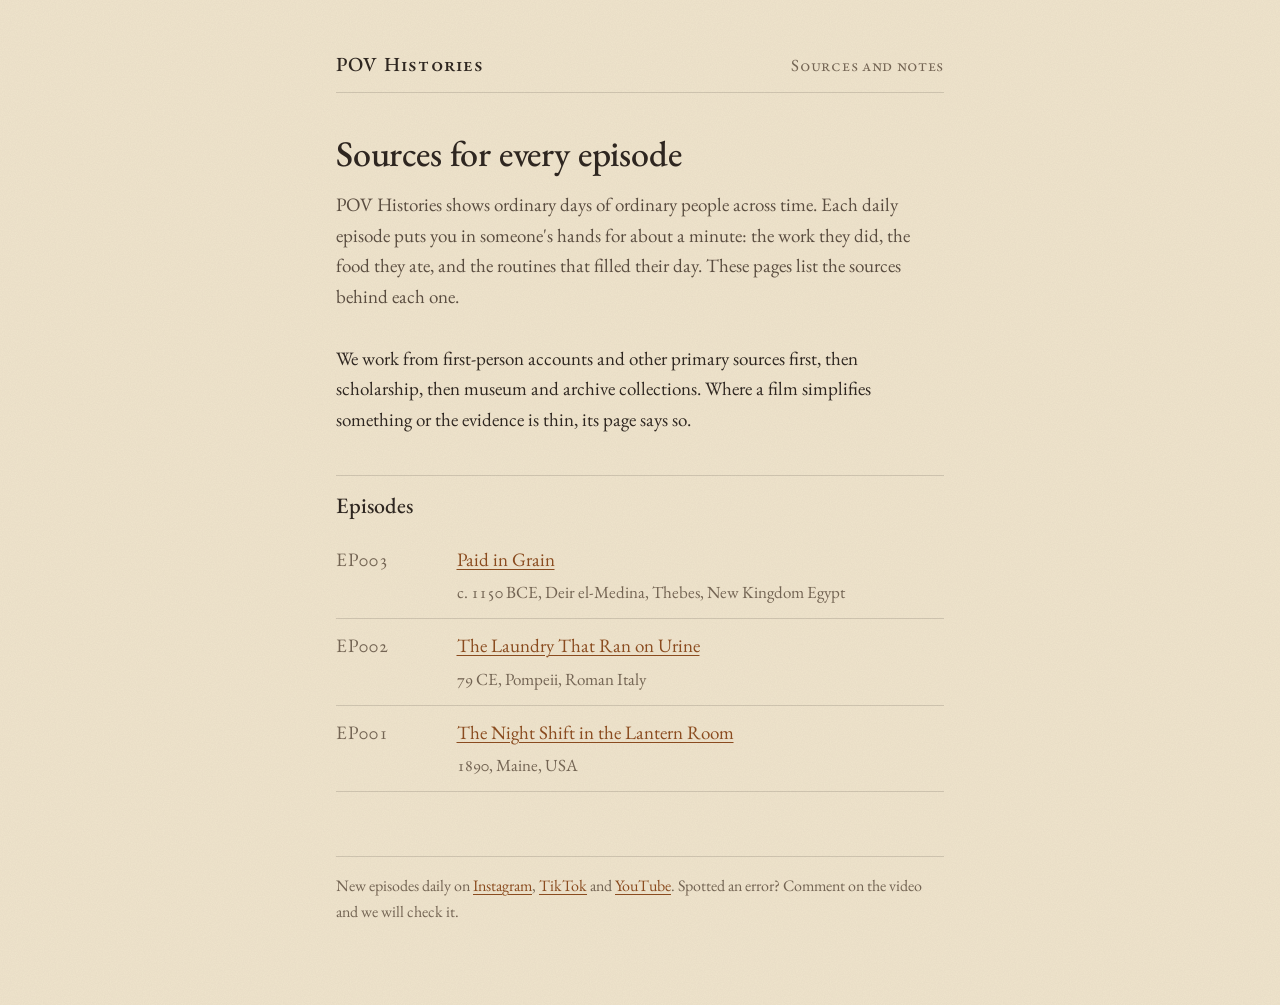
<file: index.html>
<!doctype html>
<html lang="en"><head><meta charset="utf-8"><meta name="viewport" content="width=device-width,initial-scale=1">
<title>POV Histories · Sources and notes</title><meta name="description" content="POV Histories shows ordinary days of ordinary people across time. Each daily episode puts you in someone&#x27;s hands for about a minute: the work they did, the food they ate, and the routines that filled their day. These pages list the sources behind each one."><link rel="preconnect" href="https://fonts.googleapis.com"><link rel="preconnect" href="https://fonts.gstatic.com" crossorigin><link href="https://fonts.googleapis.com/css2?family=EB+Garamond:ital,wght@0,400;0,500;1,400&display=swap" rel="stylesheet"><link rel="stylesheet" href="style.css"></head>
<body><main>
<header class="masthead"><a class="wordmark" href="">POV Histories</a><span class="section">Sources and notes</span></header>
<h1>Sources for every episode</h1>
<p class="lede">POV Histories shows ordinary days of ordinary people across time. Each daily episode puts you in someone's hands for about a minute: the work they did, the food they ate, and the routines that filled their day. These pages list the sources behind each one.</p>
<p>We work from first-person accounts and other primary sources first, then scholarship, then museum and archive collections. Where a film simplifies something or the evidence is thin, its page says so.</p>
<h2>Episodes</h2>
<ul class="toc"><li><span class="code">EP003</span><a href="ep003/">Paid in Grain</a><span class="where">c. 1150 BCE, Deir el-Medina, Thebes, New Kingdom Egypt</span></li><li><span class="code">EP002</span><a href="ep002/">The Laundry That Ran on Urine</a><span class="where">79 CE, Pompeii, Roman Italy</span></li><li><span class="code">EP001</span><a href="ep001/">The Night Shift in the Lantern Room</a><span class="where">1890, Maine, USA</span></li></ul>
<footer>New episodes daily on <a href="https://www.instagram.com/povhistories/">Instagram</a>, <a href="https://www.tiktok.com/@povhistories4">TikTok</a> and <a href="https://www.youtube.com/@povhistories0">YouTube</a>. Spotted an error? Comment on the video and we will check it.</footer>
</main></body></html>
</file>
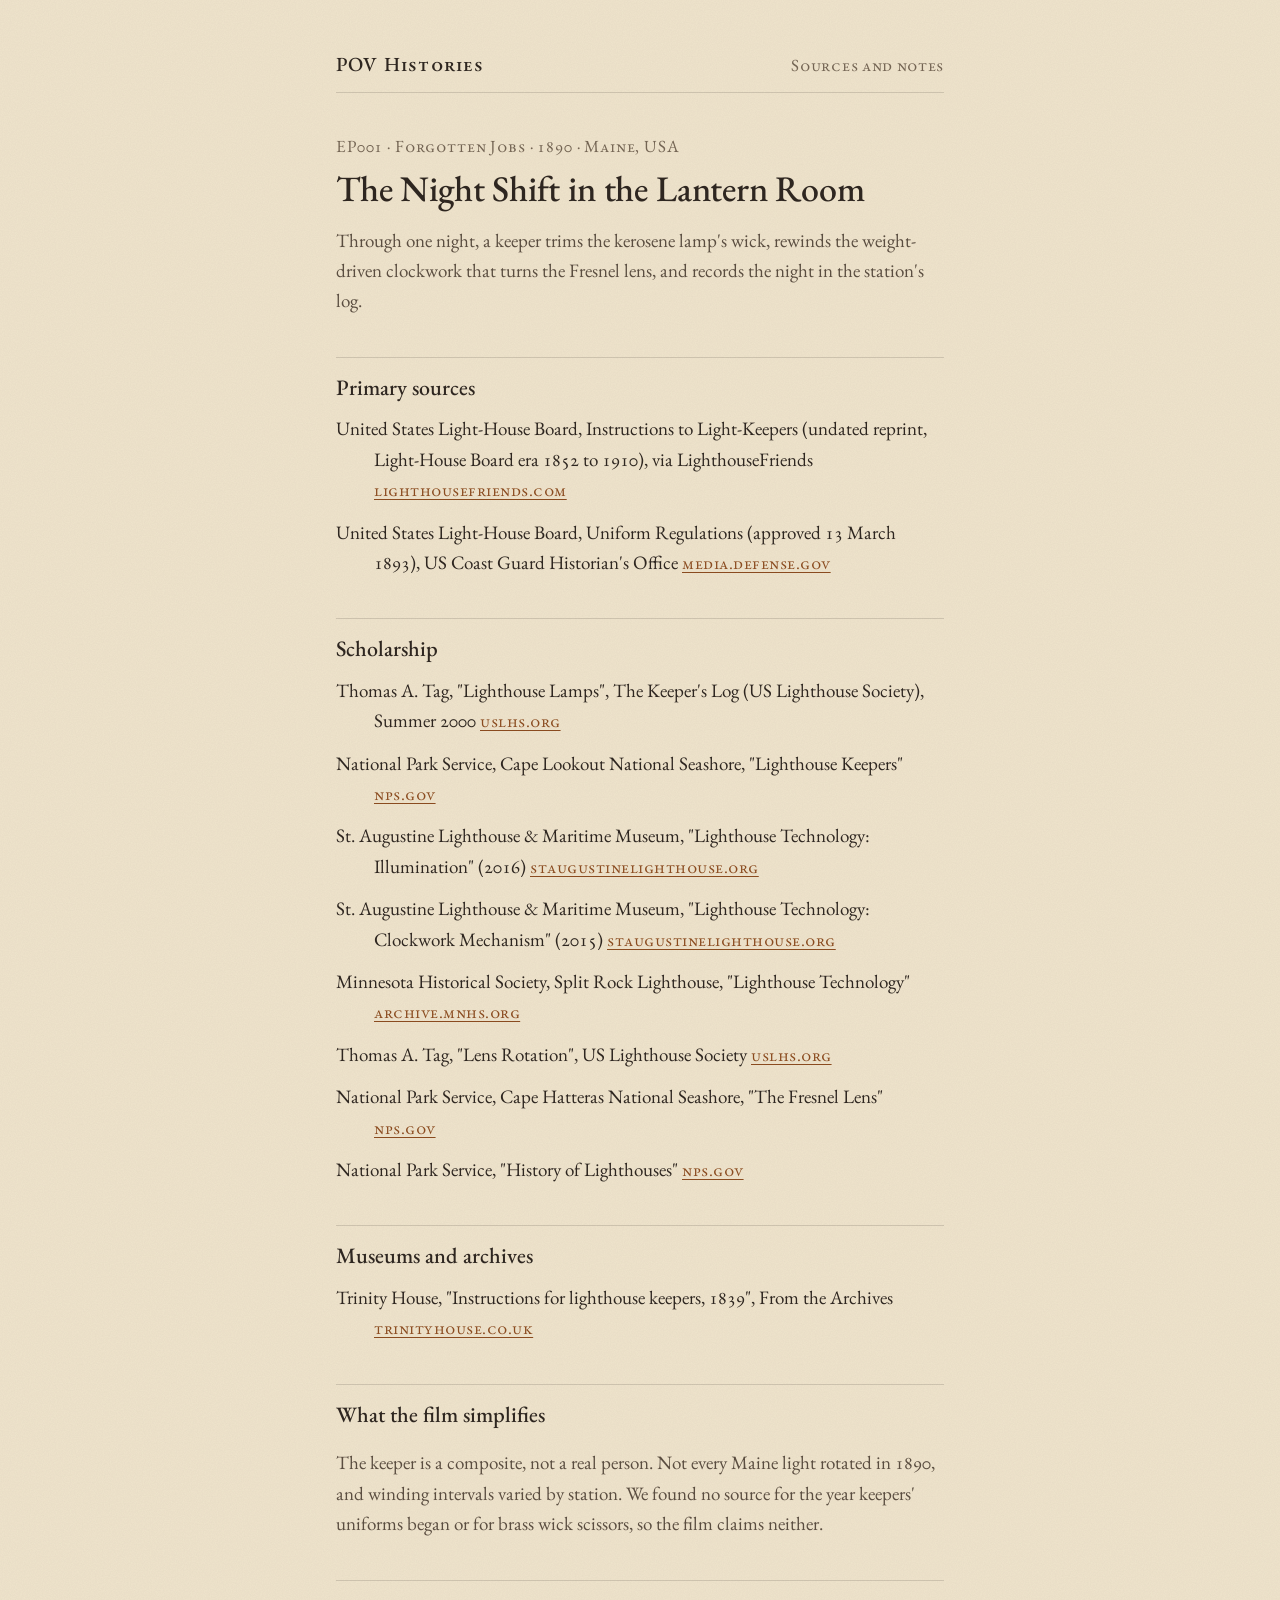
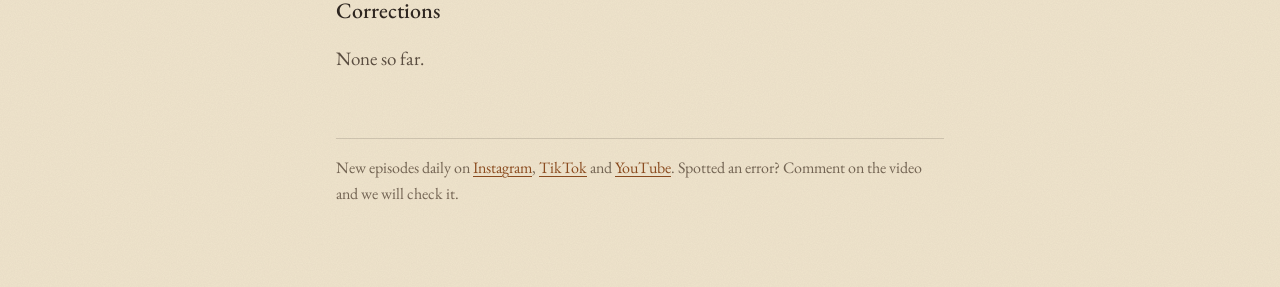
<file: ep001/index.html>
<!doctype html>
<html lang="en"><head><meta charset="utf-8"><meta name="viewport" content="width=device-width,initial-scale=1">
<title>EP001: The Night Shift in the Lantern Room · POV Histories</title><meta name="description" content="Through one night, a keeper trims the kerosene lamp&#x27;s wick, rewinds the weight-driven clockwork that turns the Fresnel lens, and records the night in the station&#x27;s log."><link rel="preconnect" href="https://fonts.googleapis.com"><link rel="preconnect" href="https://fonts.gstatic.com" crossorigin><link href="https://fonts.googleapis.com/css2?family=EB+Garamond:ital,wght@0,400;0,500;1,400&display=swap" rel="stylesheet"><link rel="stylesheet" href="../style.css"></head>
<body><main>
<header class="masthead"><a class="wordmark" href="../">POV Histories</a><span class="section">Sources and notes</span></header>
<p class="shelfmark">EP001 · Forgotten Jobs · 1890 · Maine, USA</p>
<h1>The Night Shift in the Lantern Room</h1>
<p class="lede">Through one night, a keeper trims the kerosene lamp&#x27;s wick, rewinds the weight-driven clockwork that turns the Fresnel lens, and records the night in the station&#x27;s log.</p>
<h2>Primary sources</h2>
<ul class="bib"><li>United States Light-House Board, Instructions to Light-Keepers (undated reprint, Light-House Board era 1852 to 1910), via LighthouseFriends <a class="src" href="https://lighthousefriends.com/Instructions%20for%20lightkeepers.pdf" rel="noopener">lighthousefriends.com</a></li><li>United States Light-House Board, Uniform Regulations (approved 13 March 1893), US Coast Guard Historian&#x27;s Office <a class="src" href="https://media.defense.gov/2020/Sep/11/2002495503/-1/-1/0/1893-USLHS-UNIFORMREGS.PDF" rel="noopener">media.defense.gov</a></li></ul>
<h2>Scholarship</h2>
<ul class="bib"><li>Thomas A. Tag, &quot;Lighthouse Lamps&quot;, The Keeper&#x27;s Log (US Lighthouse Society), Summer 2000 <a class="src" href="https://uslhs.org/sites/default/files/articles_pdf/LighthouseLamps_Summer_2000_0.pdf" rel="noopener">uslhs.org</a></li><li>National Park Service, Cape Lookout National Seashore, &quot;Lighthouse Keepers&quot; <a class="src" href="https://www.nps.gov/calo/learn/historyculture/lh-keeper.htm" rel="noopener">nps.gov</a></li><li>St. Augustine Lighthouse &amp; Maritime Museum, &quot;Lighthouse Technology: Illumination&quot; (2016) <a class="src" href="https://www.staugustinelighthouse.org/2016/01/20/lighthouse-technology-illumination/" rel="noopener">staugustinelighthouse.org</a></li><li>St. Augustine Lighthouse &amp; Maritime Museum, &quot;Lighthouse Technology: Clockwork Mechanism&quot; (2015) <a class="src" href="https://www.staugustinelighthouse.org/2015/12/16/lighthouse-technology-clockwork-mechanism/" rel="noopener">staugustinelighthouse.org</a></li><li>Minnesota Historical Society, Split Rock Lighthouse, &quot;Lighthouse Technology&quot; <a class="src" href="https://archive.mnhs.org/splitrock/learn/technology" rel="noopener">archive.mnhs.org</a></li><li>Thomas A. Tag, &quot;Lens Rotation&quot;, US Lighthouse Society <a class="src" href="https://uslhs.org/resources/lighthouse-technology/lens-rotation" rel="noopener">uslhs.org</a></li><li>National Park Service, Cape Hatteras National Seashore, &quot;The Fresnel Lens&quot; <a class="src" href="https://www.nps.gov/caha/learn/historyculture/fresnellens.htm" rel="noopener">nps.gov</a></li><li>National Park Service, &quot;History of Lighthouses&quot; <a class="src" href="https://www.nps.gov/articles/000/history-of-lighthouses.htm" rel="noopener">nps.gov</a></li></ul>
<h2>Museums and archives</h2>
<ul class="bib"><li>Trinity House, &quot;Instructions for lighthouse keepers, 1839&quot;, From the Archives <a class="src" href="https://trinityhouse.co.uk/about-us/history-of-trinity-house/from-the-archives/instructions-for-lighthouse-keepers-1839" rel="noopener">trinityhouse.co.uk</a></li></ul>
<h2>What the film simplifies</h2>
<p class="note">The keeper is a composite, not a real person. Not every Maine light rotated in 1890, and winding intervals varied by station. We found no source for the year keepers&#x27; uniforms began or for brass wick scissors, so the film claims neither.</p>
<h2>Corrections</h2>
<p class="note">None so far.</p>
<footer>New episodes daily on <a href="https://www.instagram.com/povhistories/">Instagram</a>, <a href="https://www.tiktok.com/@povhistories4">TikTok</a> and <a href="https://www.youtube.com/@povhistories0">YouTube</a>. Spotted an error? Comment on the video and we will check it.</footer>
</main></body></html>
</file>
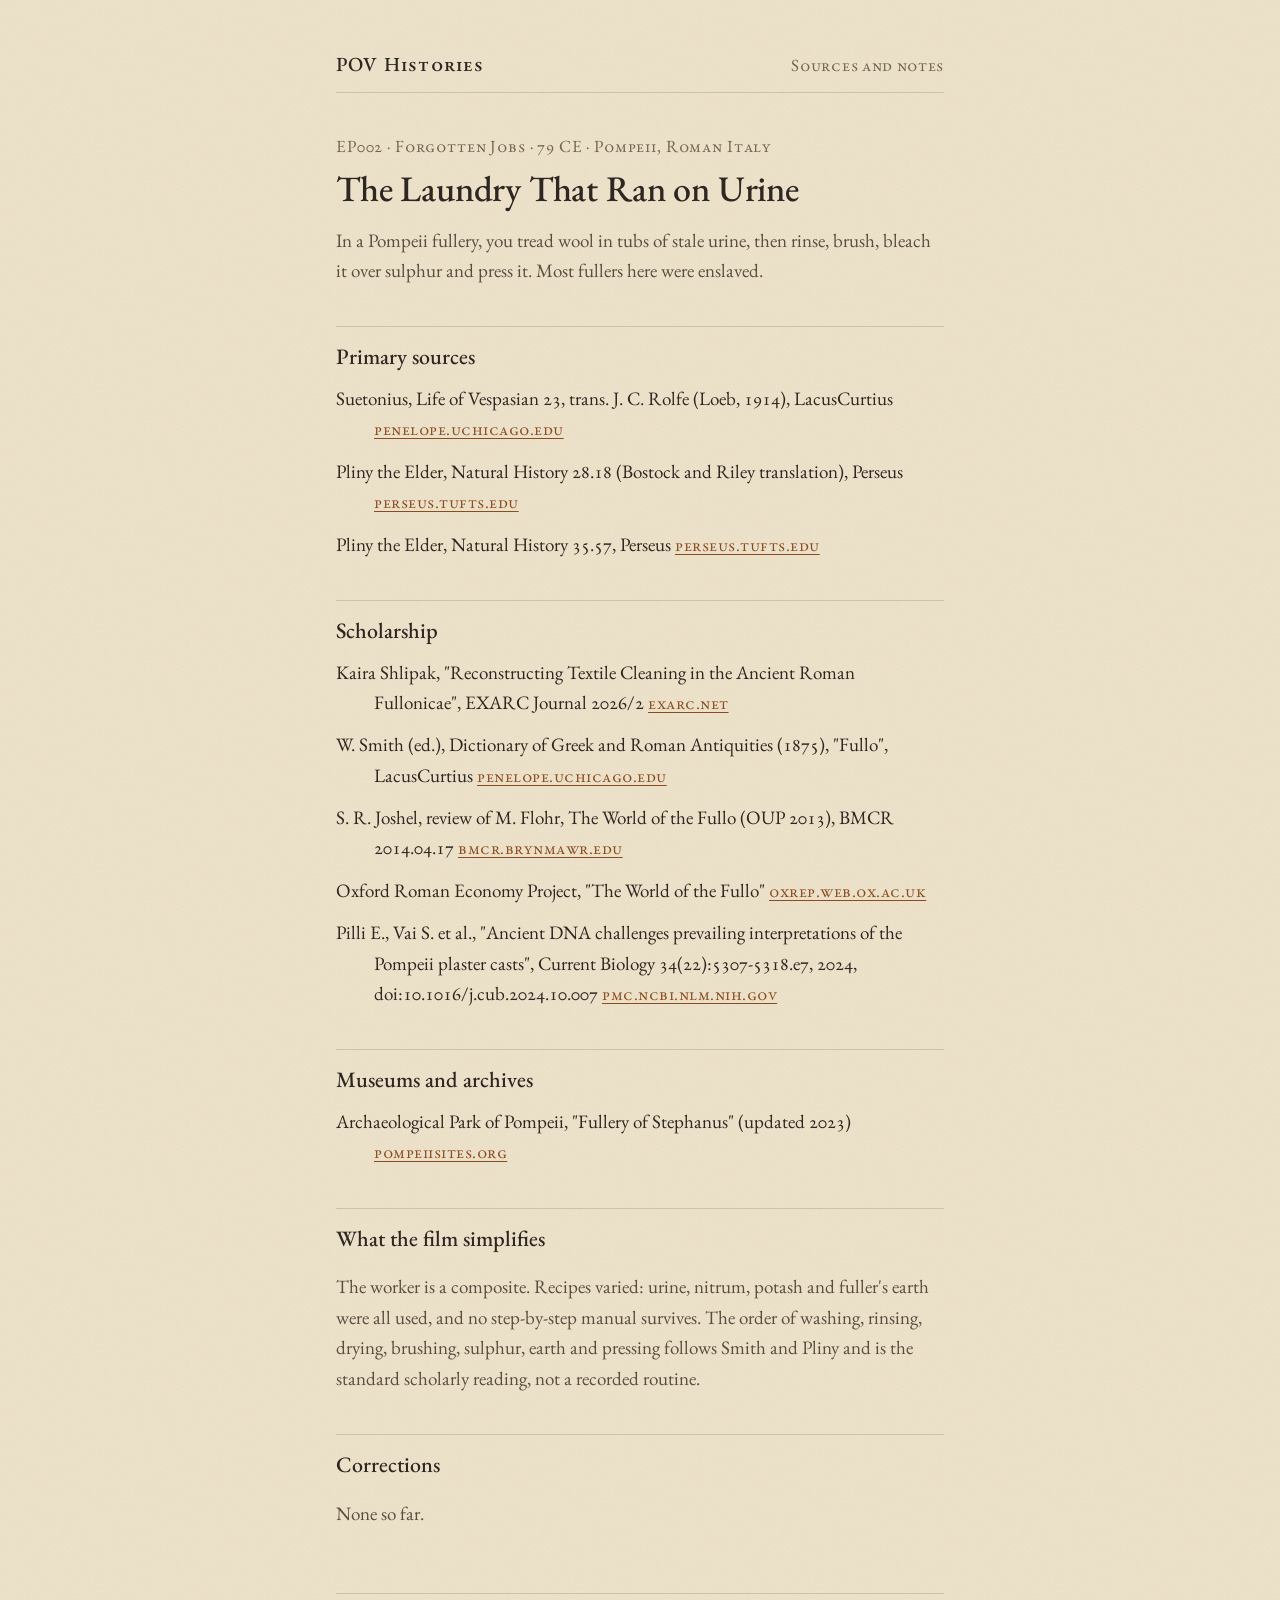
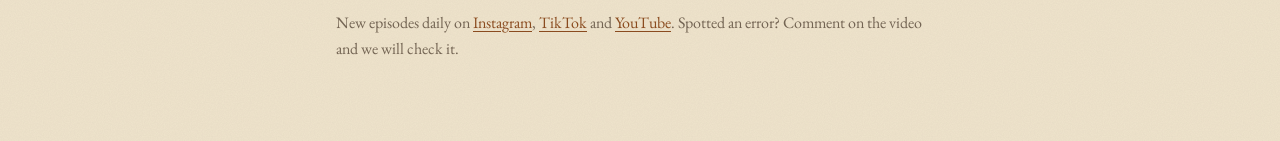
<file: ep002/index.html>
<!doctype html>
<html lang="en"><head><meta charset="utf-8"><meta name="viewport" content="width=device-width,initial-scale=1">
<title>EP002: The Laundry That Ran on Urine · POV Histories</title><meta name="description" content="In a Pompeii fullery, you tread wool in tubs of stale urine, then rinse, brush, bleach it over sulphur and press it. Most fullers here were enslaved."><link rel="preconnect" href="https://fonts.googleapis.com"><link rel="preconnect" href="https://fonts.gstatic.com" crossorigin><link href="https://fonts.googleapis.com/css2?family=EB+Garamond:ital,wght@0,400;0,500;1,400&display=swap" rel="stylesheet"><link rel="stylesheet" href="../style.css"></head>
<body><main>
<header class="masthead"><a class="wordmark" href="../">POV Histories</a><span class="section">Sources and notes</span></header>
<p class="shelfmark">EP002 · Forgotten Jobs · 79 CE · Pompeii, Roman Italy</p>
<h1>The Laundry That Ran on Urine</h1>
<p class="lede">In a Pompeii fullery, you tread wool in tubs of stale urine, then rinse, brush, bleach it over sulphur and press it. Most fullers here were enslaved.</p>
<h2>Primary sources</h2>
<ul class="bib"><li>Suetonius, Life of Vespasian 23, trans. J. C. Rolfe (Loeb, 1914), LacusCurtius <a class="src" href="https://penelope.uchicago.edu/Thayer/E/Roman/Texts/Suetonius/12Caesars/Vespasian*.html" rel="noopener">penelope.uchicago.edu</a></li><li>Pliny the Elder, Natural History 28.18 (Bostock and Riley translation), Perseus <a class="src" href="https://www.perseus.tufts.edu/hopper/text?doc=Perseus:text:1999.02.0137:book=28:chapter=18" rel="noopener">perseus.tufts.edu</a></li><li>Pliny the Elder, Natural History 35.57, Perseus <a class="src" href="https://www.perseus.tufts.edu/hopper/text?doc=Perseus:text:1999.02.0137:book=35:chapter=57" rel="noopener">perseus.tufts.edu</a></li></ul>
<h2>Scholarship</h2>
<ul class="bib"><li>Kaira Shlipak, &quot;Reconstructing Textile Cleaning in the Ancient Roman Fullonicae&quot;, EXARC Journal 2026/2 <a class="src" href="https://exarc.net/issue-2026-2/rev/reconstructing-textile-cleaning-ancient-roman-fullonicae" rel="noopener">exarc.net</a></li><li>W. Smith (ed.), Dictionary of Greek and Roman Antiquities (1875), &quot;Fullo&quot;, LacusCurtius <a class="src" href="https://penelope.uchicago.edu/Thayer/E/Roman/Texts/secondary/SMIGRA*/Fullo.html" rel="noopener">penelope.uchicago.edu</a></li><li>S. R. Joshel, review of M. Flohr, The World of the Fullo (OUP 2013), BMCR 2014.04.17 <a class="src" href="https://bmcr.brynmawr.edu/2014/2014.04.17/" rel="noopener">bmcr.brynmawr.edu</a></li><li>Oxford Roman Economy Project, &quot;The World of the Fullo&quot; <a class="src" href="https://oxrep.web.ox.ac.uk/osre-fullo" rel="noopener">oxrep.web.ox.ac.uk</a></li><li>Pilli E., Vai S. et al., &quot;Ancient DNA challenges prevailing interpretations of the Pompeii plaster casts&quot;, Current Biology 34(22):5307-5318.e7, 2024, doi:10.1016/j.cub.2024.10.007 <a class="src" href="https://pmc.ncbi.nlm.nih.gov/articles/PMC11627482/" rel="noopener">pmc.ncbi.nlm.nih.gov</a></li></ul>
<h2>Museums and archives</h2>
<ul class="bib"><li>Archaeological Park of Pompeii, &quot;Fullery of Stephanus&quot; (updated 2023) <a class="src" href="https://pompeiisites.org/en/archaeological-site/fullery-of-stephanus/" rel="noopener">pompeiisites.org</a></li></ul>
<h2>What the film simplifies</h2>
<p class="note">The worker is a composite. Recipes varied: urine, nitrum, potash and fuller&#x27;s earth were all used, and no step-by-step manual survives. The order of washing, rinsing, drying, brushing, sulphur, earth and pressing follows Smith and Pliny and is the standard scholarly reading, not a recorded routine.</p>
<h2>Corrections</h2>
<p class="note">None so far.</p>
<footer>New episodes daily on <a href="https://www.instagram.com/povhistories/">Instagram</a>, <a href="https://www.tiktok.com/@povhistories4">TikTok</a> and <a href="https://www.youtube.com/@povhistories0">YouTube</a>. Spotted an error? Comment on the video and we will check it.</footer>
</main></body></html>
</file>
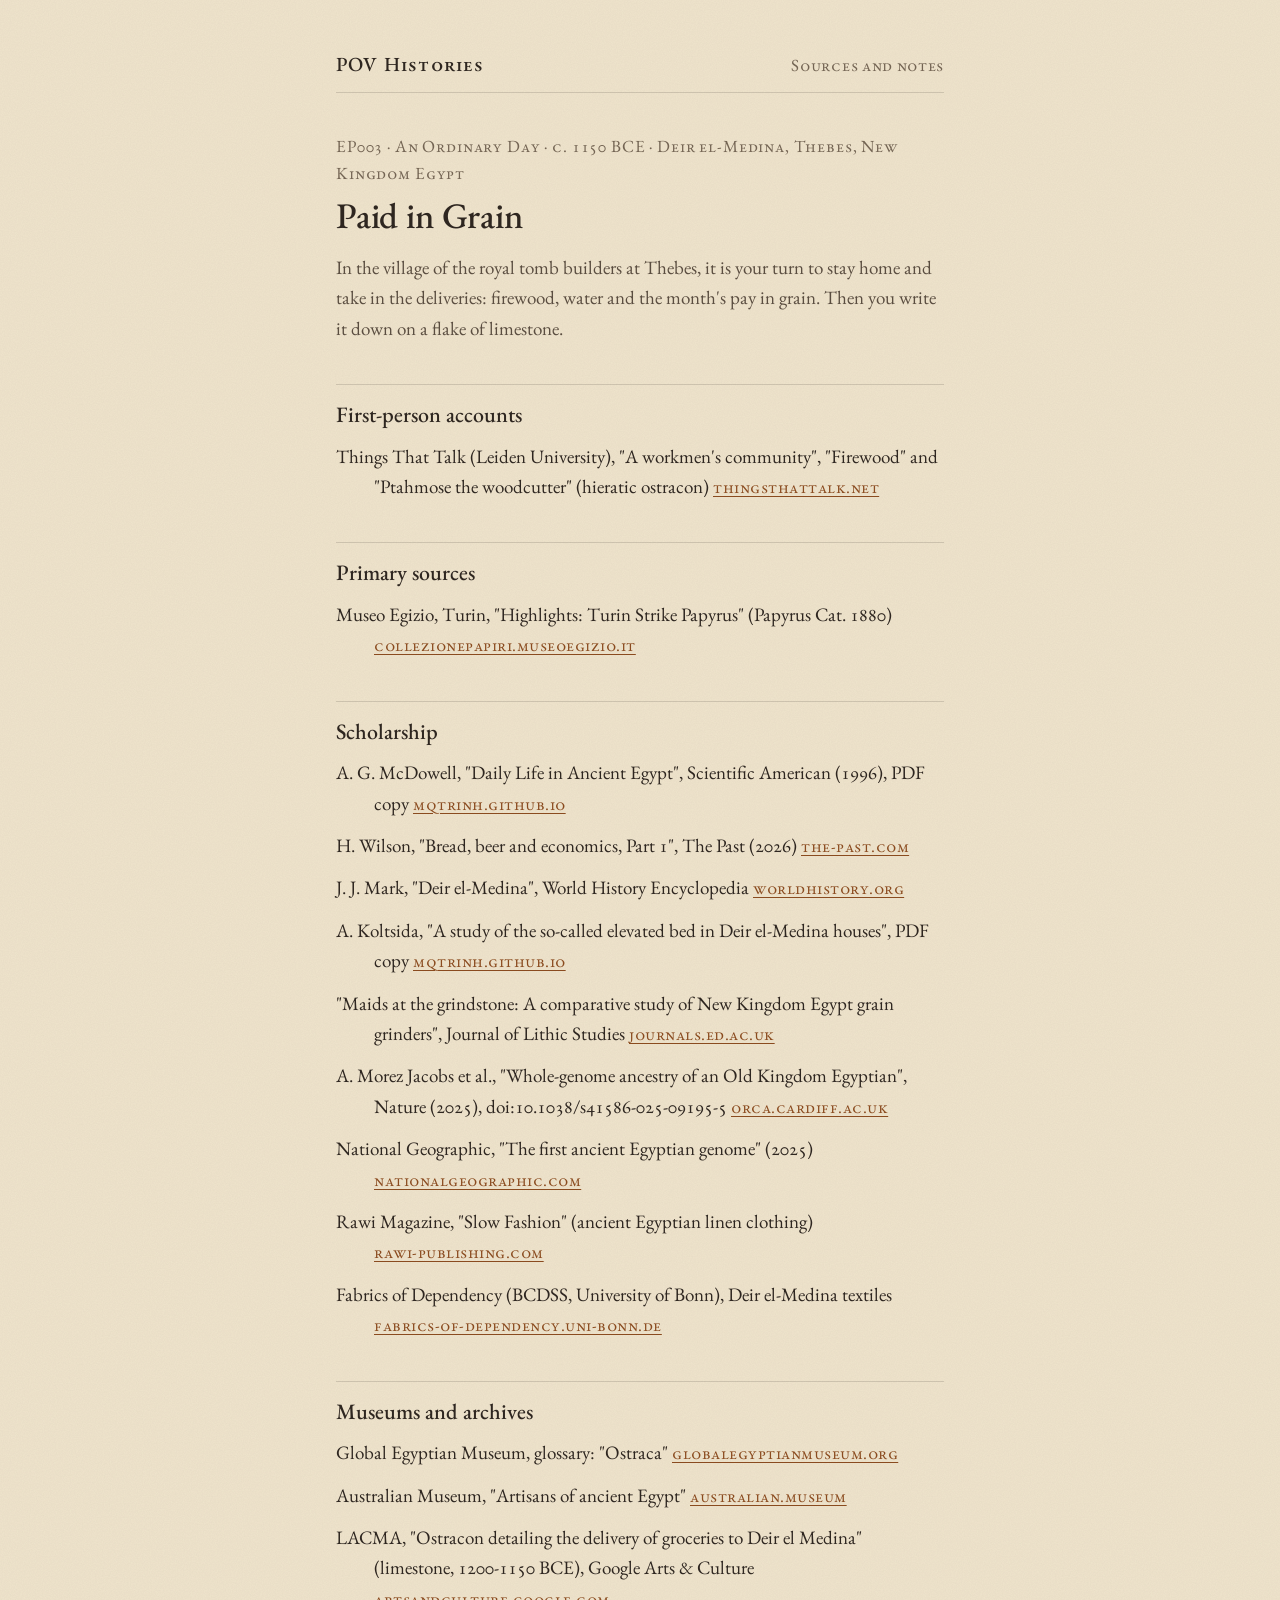
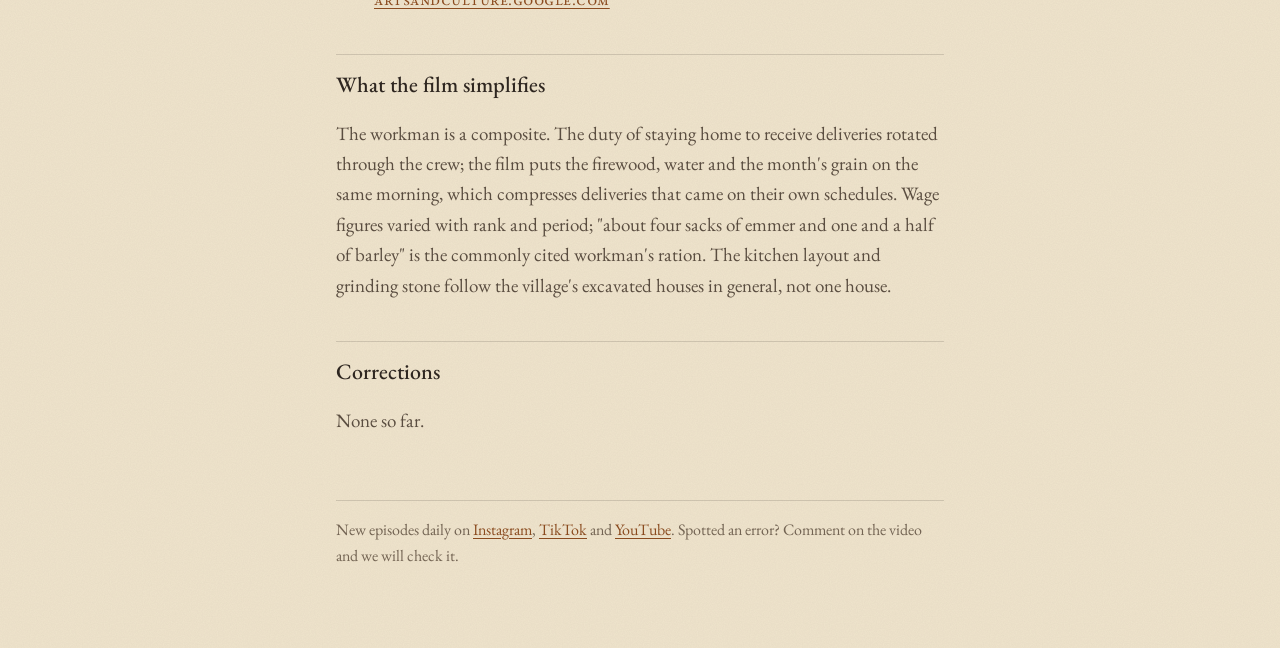
<file: ep003/index.html>
<!doctype html>
<html lang="en"><head><meta charset="utf-8"><meta name="viewport" content="width=device-width,initial-scale=1">
<title>EP003: Paid in Grain · POV Histories</title><meta name="description" content="In the village of the royal tomb builders at Thebes, it is your turn to stay home and take in the deliveries: firewood, water and the month&#x27;s pay in grain. Then you write it down on a flake of limestone."><link rel="preconnect" href="https://fonts.googleapis.com"><link rel="preconnect" href="https://fonts.gstatic.com" crossorigin><link href="https://fonts.googleapis.com/css2?family=EB+Garamond:ital,wght@0,400;0,500;1,400&display=swap" rel="stylesheet"><link rel="stylesheet" href="../style.css"></head>
<body><main>
<header class="masthead"><a class="wordmark" href="../">POV Histories</a><span class="section">Sources and notes</span></header>
<p class="shelfmark">EP003 · An Ordinary Day · c. 1150 BCE · Deir el-Medina, Thebes, New Kingdom Egypt</p>
<h1>Paid in Grain</h1>
<p class="lede">In the village of the royal tomb builders at Thebes, it is your turn to stay home and take in the deliveries: firewood, water and the month&#x27;s pay in grain. Then you write it down on a flake of limestone.</p>
<h2>First-person accounts</h2>
<ul class="bib"><li>Things That Talk (Leiden University), &quot;A workmen&#x27;s community&quot;, &quot;Firewood&quot; and &quot;Ptahmose the woodcutter&quot; (hieratic ostracon) <a class="src" href="https://thingsthattalk.net/en/zone/ancient-writing/t/ttt:Tjsfwr/m/firewood" rel="noopener">thingsthattalk.net</a></li></ul>
<h2>Primary sources</h2>
<ul class="bib"><li>Museo Egizio, Turin, &quot;Highlights: Turin Strike Papyrus&quot; (Papyrus Cat. 1880) <a class="src" href="https://collezionepapiri.museoegizio.it/en-GB/section/Papyrus-Collection/History-and-content/Highlights-Turin-Strike-Papyrus/" rel="noopener">collezionepapiri.museoegizio.it</a></li></ul>
<h2>Scholarship</h2>
<ul class="bib"><li>A. G. McDowell, &quot;Daily Life in Ancient Egypt&quot;, Scientific American (1996), PDF copy <a class="src" href="https://mqtrinh.github.io/other/egyptian/deir-el-medina/mcdowell_daily-life-in-ancient-egypt.pdf" rel="noopener">mqtrinh.github.io</a></li><li>H. Wilson, &quot;Bread, beer and economics, Part 1&quot;, The Past (2026) <a class="src" href="https://the-past.com/feature/hilary-wilson-on-bread-beer-and-economics-part-1/" rel="noopener">the-past.com</a></li><li>J. J. Mark, &quot;Deir el-Medina&quot;, World History Encyclopedia <a class="src" href="https://www.worldhistory.org/Deir_el-Medina/" rel="noopener">worldhistory.org</a></li><li>A. Koltsida, &quot;A study of the so-called elevated bed in Deir el-Medina houses&quot;, PDF copy <a class="src" href="https://mqtrinh.github.io/other/egyptian/deir-el-medina/koltsida_study-of-the-so-called-elevated-bed-in-deir-el-medina-houses.pdf" rel="noopener">mqtrinh.github.io</a></li><li>&quot;Maids at the grindstone: A comparative study of New Kingdom Egypt grain grinders&quot;, Journal of Lithic Studies <a class="src" href="https://journals.ed.ac.uk/lithicstudies/article/view/1462" rel="noopener">journals.ed.ac.uk</a></li><li>A. Morez Jacobs et al., &quot;Whole-genome ancestry of an Old Kingdom Egyptian&quot;, Nature (2025), doi:10.1038/s41586-025-09195-5 <a class="src" href="https://orca.cardiff.ac.uk/id/eprint/179503/1/s41586-025-09195-5.pdf" rel="noopener">orca.cardiff.ac.uk</a></li><li>National Geographic, &quot;The first ancient Egyptian genome&quot; (2025) <a class="src" href="https://www.nationalgeographic.com/history/article/ancient-egyptian-genome" rel="noopener">nationalgeographic.com</a></li><li>Rawi Magazine, &quot;Slow Fashion&quot; (ancient Egyptian linen clothing) <a class="src" href="https://rawi-publishing.com/articles/slow_fashion" rel="noopener">rawi-publishing.com</a></li><li>Fabrics of Dependency (BCDSS, University of Bonn), Deir el-Medina textiles <a class="src" href="https://fabrics-of-dependency.uni-bonn.de/en/?p=503" rel="noopener">fabrics-of-dependency.uni-bonn.de</a></li></ul>
<h2>Museums and archives</h2>
<ul class="bib"><li>Global Egyptian Museum, glossary: &quot;Ostraca&quot; <a class="src" href="https://globalegyptianmuseum.org/glossary.aspx?id=285" rel="noopener">globalegyptianmuseum.org</a></li><li>Australian Museum, &quot;Artisans of ancient Egypt&quot; <a class="src" href="https://australian.museum/learn/cultures/international-collection/ancient-egyptian/artisans-of-ancient-egypt/" rel="noopener">australian.museum</a></li><li>LACMA, &quot;Ostracon detailing the delivery of groceries to Deir el Medina&quot; (limestone, 1200-1150 BCE), Google Arts &amp; Culture <a class="src" href="https://artsandculture.google.com/asset/ostracon-detailing-the-delivery-of-groceries-to-deir-el-medina/RQHmU_PRcY-6Tg" rel="noopener">artsandculture.google.com</a></li></ul>
<h2>What the film simplifies</h2>
<p class="note">The workman is a composite. The duty of staying home to receive deliveries rotated through the crew; the film puts the firewood, water and the month&#x27;s grain on the same morning, which compresses deliveries that came on their own schedules. Wage figures varied with rank and period; &quot;about four sacks of emmer and one and a half of barley&quot; is the commonly cited workman&#x27;s ration. The kitchen layout and grinding stone follow the village&#x27;s excavated houses in general, not one house.</p>
<h2>Corrections</h2>
<p class="note">None so far.</p>
<footer>New episodes daily on <a href="https://www.instagram.com/povhistories/">Instagram</a>, <a href="https://www.tiktok.com/@povhistories4">TikTok</a> and <a href="https://www.youtube.com/@povhistories0">YouTube</a>. Spotted an error? Comment on the video and we will check it.</footer>
</main></body></html>
</file>
<file: style.css>
/* POV Histories sources. Palette B, parchment and sepia (Jordan, 24 Nov 2026). Direction: exact, unhurried, scholarly. World: a university press
   monograph and an archive finding aid. Signature: the shelfmark line above each episode. */
:root{
  --paper:#EFE4CC;--paper-raised:#F5ECD9;--ink:#2E2620;--ink-2:#5A4D40;--ink-3:#736453;
  --rule:rgba(46,38,32,.16);--accent:#8A4B1F;--accent-hover:#6B3815;
  --grain:url("data:image/svg+xml,%3Csvg xmlns='http://www.w3.org/2000/svg' width='240' height='240'%3E%3Cfilter id='n'%3E%3CfeTurbulence type='fractalNoise' baseFrequency='.85' numOctaves='3' stitchTiles='stitch'/%3E%3CfeColorMatrix values='0 0 0 0 0.3 0 0 0 0 0.25 0 0 0 0 0.2 0 0 0 .09 0'/%3E%3C/filter%3E%3Crect width='100%25' height='100%25' filter='url(%23n)'/%3E%3C/svg%3E");
  --measure:38rem;--ease:cubic-bezier(.2,.6,.2,1);
}
@media (prefers-color-scheme:dark){:root{
  --paper:#1F1A15;--paper-raised:#27211B;--ink:#EDE3CF;--ink-2:#BFB29C;--ink-3:#958A78;
  --rule:rgba(237,227,207,.14);--accent:#D9A374;--accent-hover:#EBBE96;}}
*{box-sizing:border-box}
html{-webkit-text-size-adjust:100%}
body{margin:0;background:var(--paper) var(--grain);color:var(--ink);
  font:400 19px/1.6 "EB Garamond",Garamond,"Times New Roman",serif;font-feature-settings:"onum" 1,"kern" 1}
main{max-width:calc(var(--measure) + 32px);margin:0 auto;padding:48px 16px 80px}
a{color:var(--accent);text-decoration-thickness:1px;text-underline-offset:3px;transition:color .15s var(--ease)}
a:hover{color:var(--accent-hover)}
a:focus-visible{outline:2px solid var(--accent);outline-offset:2px;border-radius:2px}
.masthead{display:flex;justify-content:space-between;align-items:baseline;gap:16px;
  padding-bottom:12px;border-bottom:1px solid var(--rule);margin-bottom:40px}
.wordmark{font-variant:small-caps;letter-spacing:.06em;font-size:20px;font-weight:500;color:var(--ink);text-decoration:none}
.masthead .section{font-variant:small-caps;letter-spacing:.04em;color:var(--ink-3);font-size:17px}
.shelfmark{font-variant:small-caps;letter-spacing:.05em;color:var(--ink-3);font-size:17px;margin:0 0 8px;font-variant-numeric:lining-nums tabular-nums}
h1{font-weight:500;font-size:36px;line-height:1.15;margin:0 0 16px;letter-spacing:-.005em}
.lede{color:var(--ink-2);margin:0 0 32px}
h2{font-weight:500;font-size:22px;line-height:1.3;margin:40px 0 12px;padding-top:16px;border-top:1px solid var(--rule)}
.bib{list-style:none;padding:0;margin:0}
.bib li{padding-left:2em;text-indent:-2em;margin:0 0 12px}
.bib .src{font-variant:small-caps;letter-spacing:.03em;font-size:17px;white-space:nowrap}
.note{color:var(--ink-2)}
.toc{list-style:none;padding:0;margin:0}
.toc li{display:grid;grid-template-columns:5.5em 1fr;gap:4px 16px;padding:12px 0;border-bottom:1px solid var(--rule)}
.toc .code{font-variant:small-caps;letter-spacing:.05em;color:var(--ink-3);font-variant-numeric:lining-nums tabular-nums}
.toc .where{grid-column:2;color:var(--ink-3);font-size:17px}
.empty{color:var(--ink-3);padding:12px 0;border-bottom:1px solid var(--rule)}
footer{margin-top:64px;padding-top:16px;border-top:1px solid var(--rule);color:var(--ink-3);font-size:16px}
@media (max-width:520px){body{font-size:18px}h1{font-size:30px}.toc li{grid-template-columns:1fr}.toc .where{grid-column:1}}
</file>
